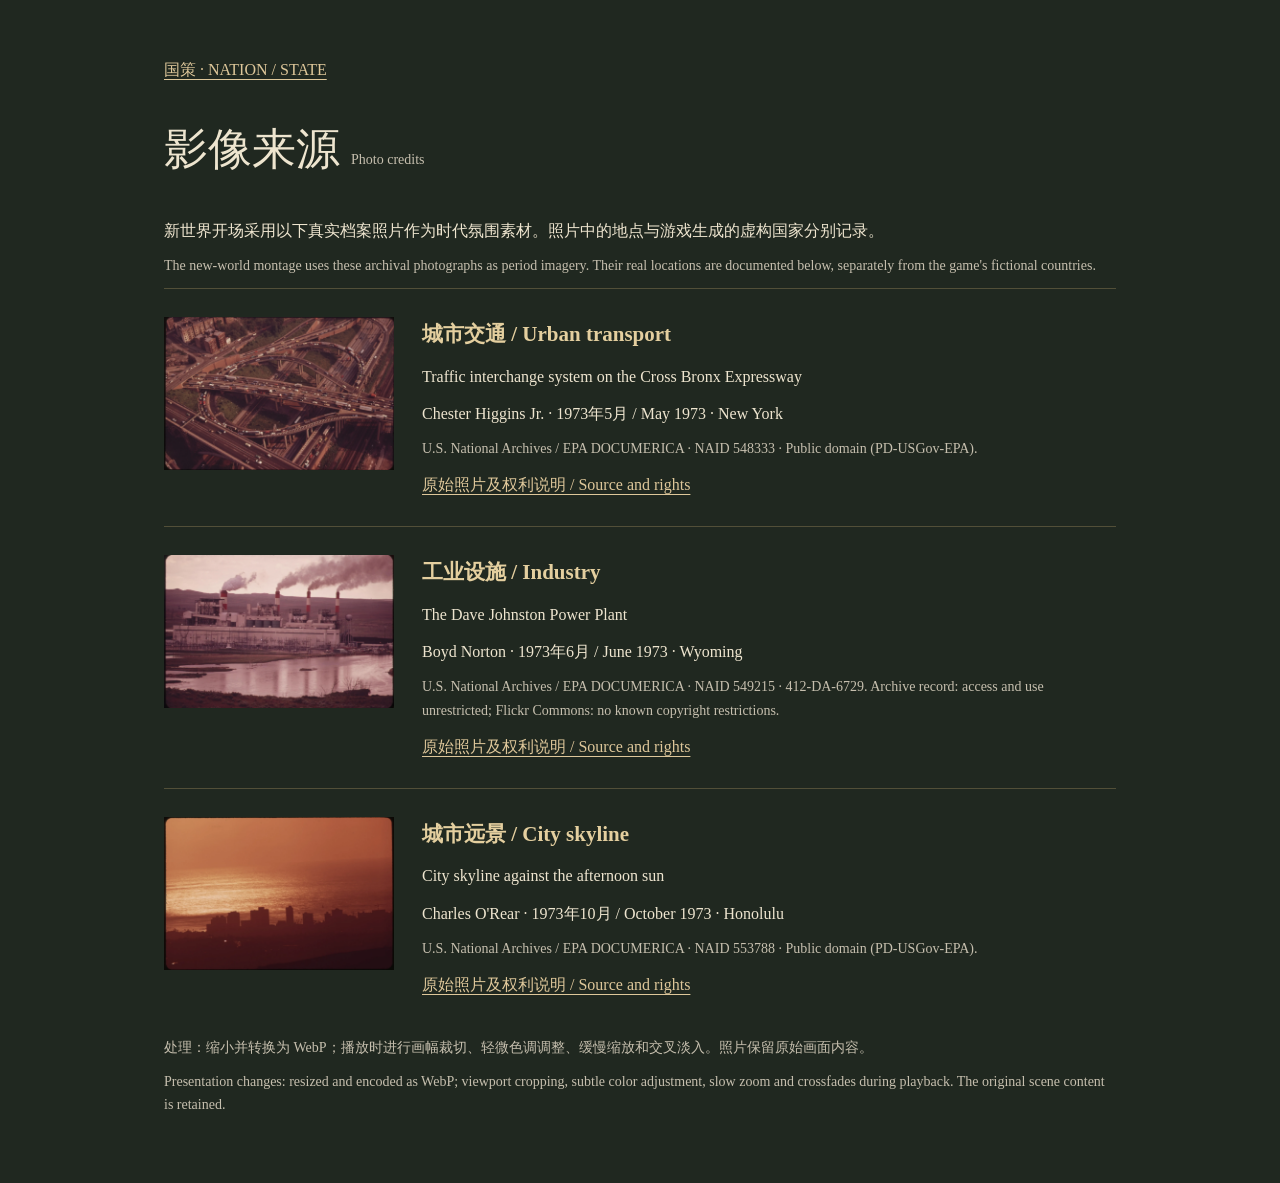
<file: photo-credits.html>
<!doctype html>
<html lang="zh-CN">
<head><meta charset="utf-8"><meta name="viewport" content="width=device-width,initial-scale=1"><title>影像来源 · Photo credits · 国策</title>
<style>
*{box-sizing:border-box}body{margin:0;background:#202820;color:#eee5cf;font-family:Georgia,'Noto Serif SC',serif;line-height:1.7}main{max-width:1000px;margin:auto;padding:56px 24px}h1{font-size:clamp(28px,5vw,44px);font-weight:400}h2{font-size:21px;color:#e4cf9f}a{color:#dec79a;text-underline-offset:4px}p{margin:10px 0}.sub{color:#c6bfae;font-size:14px}.photo{display:grid;grid-template-columns:230px 1fr;gap:28px;padding:28px 0;border-top:1px solid #9f8b5c66}.photo img{width:100%;aspect-ratio:3/2;object-fit:cover}h2{margin:0 0 8px}@media(max-width:640px){.photo{grid-template-columns:1fr;gap:16px}.photo img{max-width:420px}}
</style></head>
<body><main><a href="index.html">国策 · NATION / STATE</a><h1>影像来源 <span class="sub">Photo credits</span></h1>
<p>新世界开场采用以下真实档案照片作为时代氛围素材。照片中的地点与游戏生成的虚构国家分别记录。</p>
<p class="sub" lang="en">The new-world montage uses these archival photographs as period imagery. Their real locations are documented below, separately from the game's fictional countries.</p>
<article class="photo"><img src="assets/intro/transport.webp" alt="城市高速公路立交" width="230" height="153"><div><h2>城市交通 / Urban transport</h2><p lang="en">Traffic interchange system on the Cross Bronx Expressway</p><p>Chester Higgins Jr. · 1973年5月 / May 1973 · New York</p><p class="sub">U.S. National Archives / EPA DOCUMERICA · NAID 548333 · Public domain (PD-USGov-EPA).</p><a href="https://commons.wikimedia.org/wiki/File:TRAFFIC_INTERCHANGE_SYSTEM_ON_THE_CROSS_BRONX_EXPRESSWAY_-_NARA_-_548333.jpg">原始照片及权利说明 / Source and rights</a></div></article>
<article class="photo"><img src="assets/intro/industry.webp" alt="河岸工业设施" width="230" height="153"><div><h2>工业设施 / Industry</h2><p lang="en">The Dave Johnston Power Plant</p><p>Boyd Norton · 1973年6月 / June 1973 · Wyoming</p><p class="sub">U.S. National Archives / EPA DOCUMERICA · NAID 549215 · 412-DA-6729. Archive record: access and use unrestricted; Flickr Commons: no known copyright restrictions.</p><a href="https://commons.wikimedia.org/wiki/File:The_Dave_Johnston_Power_Plant,_06-1973_(6919865534).jpg">原始照片及权利说明 / Source and rights</a></div></article>
<article class="photo"><img src="assets/intro/city.webp" alt="海边城市的夕照远景" width="230" height="153"><div><h2>城市远景 / City skyline</h2><p lang="en">City skyline against the afternoon sun</p><p>Charles O'Rear · 1973年10月 / October 1973 · Honolulu</p><p class="sub">U.S. National Archives / EPA DOCUMERICA · NAID 553788 · Public domain (PD-USGov-EPA).</p><a href="https://commons.wikimedia.org/wiki/File:CITY_SKYLINE_AGAINST_THE_AFTERNOON_SUN_-_NARA_-_553788.jpg">原始照片及权利说明 / Source and rights</a></div></article>
<p class="sub">处理：缩小并转换为 WebP；播放时进行画幅裁切、轻微色调调整、缓慢缩放和交叉淡入。照片保留原始画面内容。</p>
<p class="sub" lang="en">Presentation changes: resized and encoded as WebP; viewport cropping, subtle color adjustment, slow zoom and crossfades during playback. The original scene content is retained.</p>
</main></body></html>
</file>
